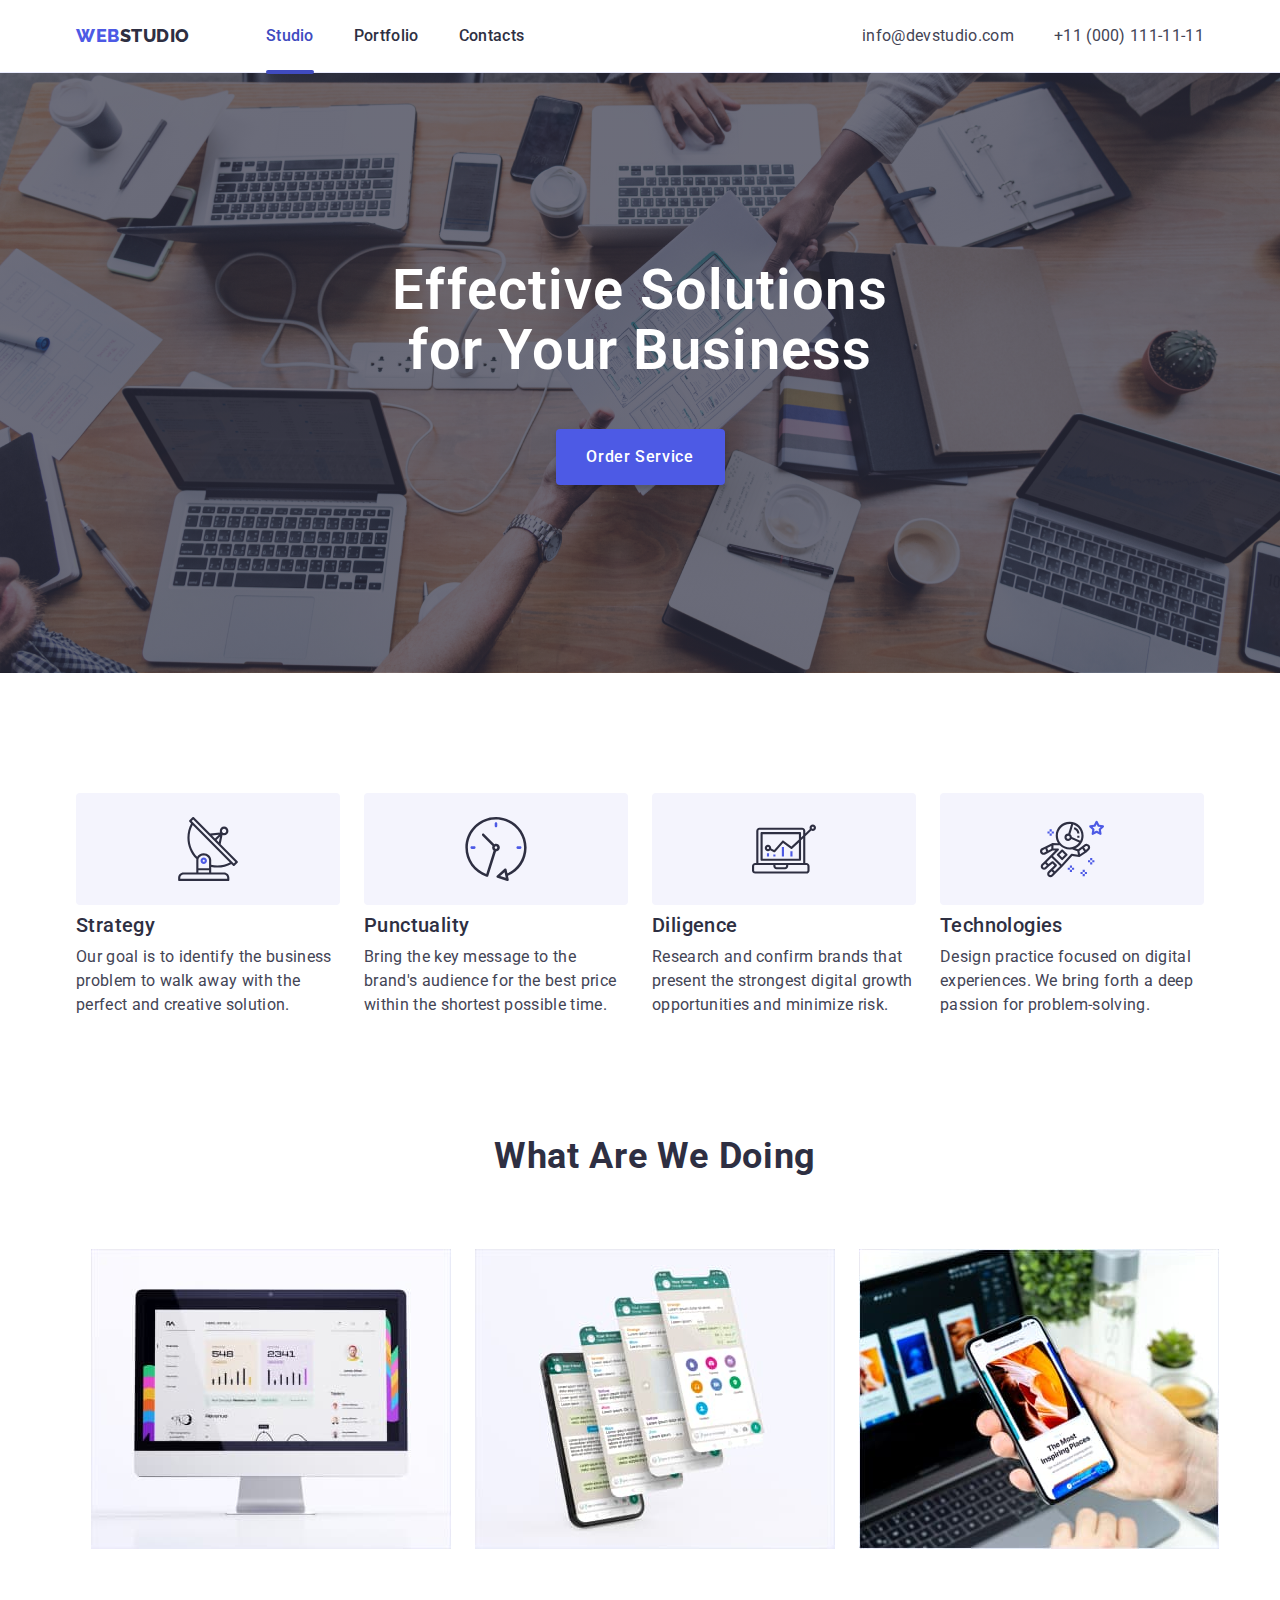
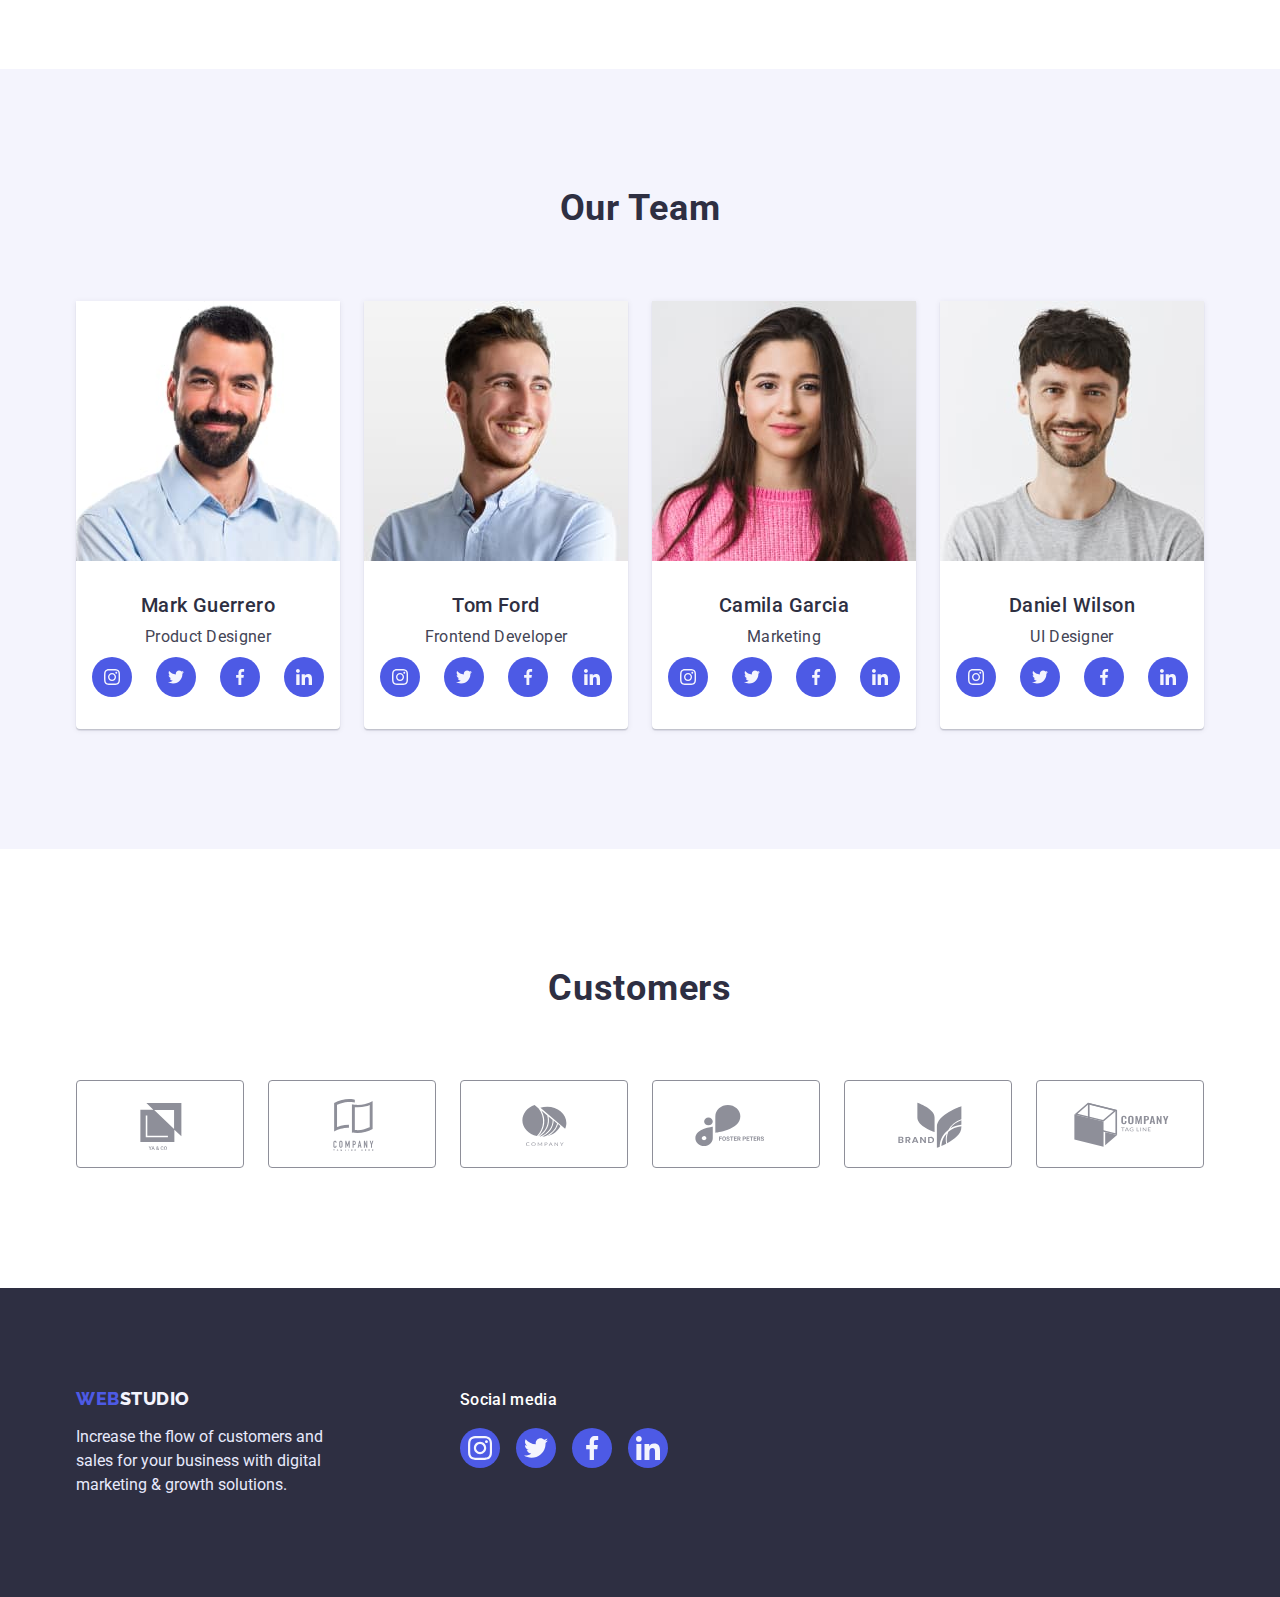
<file: index.html>
<!DOCTYPE html>
<html lang="en">

<head>
    <meta charset="UTF-8">
    <meta http-equiv="X-UA-Compatible" content="IE=edge">
    <meta name="viewport" content="width=device-width, initial-scale=1.0">
    <title>05-HW</title>
    <link rel="preconnect" href="https://fonts.googleapis.com">
    <link rel="preconnect" href="https://fonts.gstatic.com" crossorigin>
    <link href="https://fonts.googleapis.com/css2?family=Raleway:wght@800&family=Roboto:wght@400;500;700&display=swap"
        rel="stylesheet">
    <link rel="stylesheet"
        href="https://cdnjs.cloudflare.com/ajax/libs/modern-normalize/1.1.0/modern-normalize.min.css">
    <link rel="stylesheet" href="./css/styles.css">
    <link rel="icon" href="./images/favicon.svg">
</head>

<body>
    <div>
        <header class="header-section">
            <div class="flex-block container">
                <nav class="nav-section">
                    <a href="./index.html" class="logo-header link">Web<span class="accent-logo-heder">Studio</span></a>
                    <ul class="list nav-list">
                        <li class="list-item"><a href="./index.html" class="active link-header link">Studio</a></li>
                        <li class="list-item"><a href="./portfolio.html" class="link-header link">Portfolio</a></li>
                        <li class="list-item"><a href="" class="link-header link">Contacts</a></li>
                    </ul>
                </nav>
                <address class="address">
                    <ul class="list address-list">
                        <li><a href="mailto:info@devstudio.com" class="address-item link">info@devstudio.com</a></li>
                        <li> <a href="tel:+110001111111" class="address-item link">+11 (000) 111-11-11</a></li>
                    </ul>
                </address>
            </div>
        </header>
        <main>
            <!-- HERO -->
            <section class="hero-section">
                <div class="hero-block container">
                    <h1 class="hero-title">Effective Solutions for Your Business</h1>
                    <button type="button" data-modal-open class="modal-button">Order Service</button>
                </div>
            </section>
            <!-- POSSIBILITIES -->
            <section class="possibilities-section">
                <div class="flex-block container">
                    <h2 class="hidden-text">Possibilities</h2>
                    <ul class="list possibilities-list">
                        <li class="possibilities-item">
                            <div class="bg-rectangle"><svg class="customers-logo" width="64" height="64">
                                    <use href="./images/icons.svg#antenna"></use>
                                </svg></div>
                            <h3 class="list-title">Strategy</h3>
                            <p class="section-description">Our goal is to identify the business problem to walk away
                                with
                                the
                                perfect and creative solution.
                            </p>
                        </li>
                        <li class="possibilities-item">
                            <div class="bg-rectangle"><svg class="customers-logo" width="64" height="64">
                                    <use href="./images/icons.svg#clock"></use>
                                </svg></div>
                            <h3 class="list-title">Punctuality</h3>
                            <p class="section-description">Bring the key message to the brand's audience for the best
                                price
                                within the shortest possible
                                time.</p>
                        </li>
                        <li class="possibilities-item">
                            <div class="bg-rectangle"><svg class="customers-logo" width="64" height="64">
                                    <use href="./images/icons.svg#diagram"></use>
                                </svg></div>
                            <h3 class="list-title">Diligence</h3>
                            <p class="section-description">Research and confirm brands that present the strongest
                                digital
                                growth
                                opportunities and minimize
                                risk.</p>
                        </li>
                        <li class="possibilities-item">
                            <div class="bg-rectangle"><svg class="customers-logo" width="64" height="64">
                                    <use href="./images/icons.svg#astronaut"></use>
                                </svg></div>
                            <h3 class="list-title">Technologies</h3>
                            <p class="section-description">Design practice focused on digital experiences. We bring
                                forth a
                                deep
                                passion for
                                problem-solving.</p>
                        </li>
                    </ul>
                </div>
            </section>
            <!-- WHAT ARE WE DOING -->
            <section class="section-bottom container">
                <div class="section container">
                    <h2 class="section-title">What are we doing</h2>
                    <ul class="list we-are">
                        <li class="section-bottom-item"><img src="./images/section-01_img-01.jpg" alt="Computer"
                                width="360"></li>
                        <li class="section-bottom-item"><img src="./images/section-01_img-02.jpg" alt="Software"
                                width="360"></li>
                        <li class="section-bottom-item"><img src="./images/section-01_img-03.jpg" alt="smartphone"
                                width="360"></li>
                    </ul>
                </div>
            </section>
            <!-- TEAM SECTION -->
            <section class="team-section">
                <div class="team-box container">
                    <h2 class="section-title">Our Team</h2>
                    <ul class="list team-cards">
                        <!-- CARD-01 -->
                        <li class="team-list">
                            <img src="./images/section-02_img-01.jpg" alt="Product_Designer" width="264">
                            <div class="card-box">
                                <h3 class="list-title">Mark Guerrero</h3>
                                <p class="list-description">Product Designer</p>
                                <ul class=" list team-social-list">
                                    <li class="team-social-items">
                                        <a href="https://www.instagram.com/" class="team-social">
                                            <svg class="team-social-icons" width="16" height="16">
                                                <use href="./images/icons.svg#instagram-cards"></use>
                                            </svg>
                                        </a>
                                    </li>
                                    <li class="team-social-items">
                                        <a href="https://twitter.com/" class="team-social">
                                            <svg class="team-social-icons" width="16" height="16">
                                                <use href="./images/icons.svg#twitter-cards"></use>
                                            </svg>
                                        </a>
                                    </li>
                                    <li class="team-social-items">
                                        <a href="https://uk-ua.facebook.com/" class="team-social">
                                            <svg class="team-social-icons" width="16" height="16">
                                                <use href="./images/icons.svg#facebook-cards"></use>
                                            </svg>
                                        </a>
                                    </li>
                                    <li class="team-social-items">
                                        <a href="https://www.linkedin.com/" class="team-social">
                                            <svg class="team-social-icons" width="16" height="16">
                                                <use href="./images/icons.svg#linkedin-cards"></use>
                                            </svg>
                                        </a>
                                    </li>
                                </ul>
                            </div>
                        </li>
                        <!-- CARD-02 -->
                        <li class="team-list">
                            <img src="./images/section-02_img-02.jpg" alt="Frontend_Developer" width="264">
                            <div class="card-box">
                                <h3 class="list-title">Tom Ford</h3>
                                <p class="list-description">Frontend Developer</p>
                                <ul class=" list team-social-list">
                                    <li class="team-social-items">
                                        <a href="https://www.instagram.com/" class="team-social">
                                            <svg class="team-social-icons" width="16" height="16">
                                                <use href="./images/icons.svg#instagram-cards"></use>
                                            </svg>
                                        </a>
                                    </li>
                                    <li class="team-social-items">
                                        <a href="https://twitter.com/" class="team-social">
                                            <svg class="team-social-icons" width="16" height="16">
                                                <use href="./images/icons.svg#twitter-cards"></use>
                                            </svg>
                                        </a>
                                    </li>
                                    <li class="team-social-items">
                                        <a href="https://uk-ua.facebook.com/" class="team-social">
                                            <svg class="team-social-icons" width="16" height="16">
                                                <use href="./images/icons.svg#facebook-cards"></use>
                                            </svg>
                                        </a>
                                    </li>
                                    <li class="team-social-items">
                                        <a href="https://www.linkedin.com/" class="team-social">
                                            <svg class="team-social-icons" width="16" height="16">
                                                <use href="./images/icons.svg#linkedin-cards"></use>
                                            </svg>
                                        </a>
                                    </li>
                                </ul>
                            </div>
                        </li>
                        <!-- CARD-03 -->
                        <li class="team-list">
                            <img src="./images/section-02_img-03.jpg" alt="Marketing" width="264">
                            <div class="card-box">
                                <h3 class="list-title">Camila Garcia</h3>
                                <p class="list-description">Marketing</p>
                                <ul class=" list team-social-list">
                                    <li class="team-social-items">
                                        <a href="https://www.instagram.com/" class="team-social">
                                            <svg class="team-social-icons" width="16" height="16">
                                                <use href="./images/icons.svg#instagram-cards"></use>
                                            </svg>
                                        </a>
                                    </li>
                                    <li class="team-social-items">
                                        <a href="https://twitter.com/" class="team-social">
                                            <svg class="team-social-icons" width="16" height="16">
                                                <use href="./images/icons.svg#twitter-cards"></use>
                                            </svg>
                                        </a>
                                    </li>
                                    <li class="team-social-items">
                                        <a href="https://uk-ua.facebook.com/" class="team-social">
                                            <svg class="team-social-icons" width="16" height="16">
                                                <use href="./images/icons.svg#facebook-cards"></use>
                                            </svg>
                                        </a>
                                    </li>
                                    <li class="team-social-items">
                                        <a href="https://www.linkedin.com/" class="team-social">
                                            <svg class="team-social-icons" width="16" height="16">
                                                <use href="./images/icons.svg#linkedin-cards"></use>
                                            </svg>
                                        </a>
                                    </li>
                                </ul>
                            </div>
                        </li>
                        <!-- CARD-04 -->
                        <li class="team-list">
                            <img src="./images/section-02_img-04.jpg" alt="UI_Designer" width="264">
                            <div class="card-box">
                                <h3 class="list-title">Daniel Wilson</h3>
                                <p class="list-description">UI Designer</p>
                                <ul class=" list team-social-list">
                                    <li class="team-social-items">
                                        <a href="https://www.instagram.com/" class="team-social">
                                            <svg class="team-social-icons" width="16" height="16">
                                                <use href="./images/icons.svg#instagram-cards"></use>
                                            </svg>
                                        </a>
                                    </li>
                                    <li class="team-social-items">
                                        <a href="https://twitter.com/" class="team-social">
                                            <svg class="team-social-icons" width="16" height="16">
                                                <use href="./images/icons.svg#twitter-cards"></use>
                                            </svg>
                                        </a>
                                    </li>
                                    <li class="team-social-items">
                                        <a href="https://uk-ua.facebook.com/" class="team-social">
                                            <svg class="team-social-icons" width="16" height="16">
                                                <use href="./images/icons.svg#facebook-cards"></use>
                                            </svg>
                                        </a>
                                    </li>
                                    <li class="team-social-items">
                                        <a href="https://www.linkedin.com/" class="team-social">
                                            <svg class="team-social-icons" width="16" height="16">
                                                <use href="./images/icons.svg#linkedin-cards"></use>
                                            </svg>
                                        </a>
                                    </li>
                                </ul>
                            </div>
                        </li>
                    </ul>
                </div>
            </section>
            <!-- CUSTOMERS -->
            <section class="customers-section">

                <div class="container">
                    <h2 class="customers-title">Customers</h2>
                    <ul class="customers-list list">
                        <li class="customers-item">
                            <a href="https://google.com" class="customers-logo-link">
                                <svg class="customers-logo" width="104" height="56">
                                    <use href="./images/icons.svg#customers1"></use>
                                </svg>
                            </a>
                        </li>
                        <li class="customers-item">
                            <a href="https://google.com" class="customers-logo-link">
                                <svg class="customers-logo" width="104" height="56">
                                    <use href="./images/icons.svg#customers2"></use>
                                </svg>
                            </a>
                        </li>
                        <li class="customers-item">
                            <a href="https://google.com" class="customers-logo-link">
                                <svg class="customers-logo" width="104" height="56">
                                    <use href="./images/icons.svg#customers3"></use>
                                </svg>
                            </a>
                        </li>
                        <li class="customers-item">
                            <a href="https://google.com" class="customers-logo-link">
                                <svg class="customers-logo" width="104" height="56">
                                    <use href="./images/icons.svg#customers4"></use>
                                </svg>
                            </a>
                        </li>
                        <li class="customers-item">
                            <a href="https://google.com" class="customers-logo-link">
                                <svg class="customers-logo" width="104" height="56">
                                    <use href="./images/icons.svg#customers5"></use>
                                </svg>
                            </a>
                        </li>
                        <li class="customers-item">
                            <a href="https://google.com" class="customers-logo-link">
                                <svg class="customers-logo" width="104" height="56">
                                    <use href="./images/icons.svg#customers6"></use>
                                </svg>
                            </a>
                        </li>
                    </ul>
                </div>
            </section>
        </main>
        <!-- FOOTER -->
        <footer class="footer-section">
            <div class="footer-box container">
                <div class="footer-left-box"><a href="./index.html" class="logo-footer link">Web<span
                            class="accent-logo-footer">Studio</span></a>
                    <p class="footer-description">Increase the flow of customers and sales for your business with
                        digital
                        marketing
                        & growth solutions.</p>
                </div>
                <div>
                    <p class="footer-title-social">Social media</p>
                    <ul class="list footer-social-list">
                        <li class="footer-social-item">
                            <a href="" class="footer-social-link">
                                <svg class="footer-social-icons" width="24" height="24">
                                    <use href="./images/icons.svg#instagram-footer"></use>
                                </svg>
                            </a>
                        </li>
                        <li class="footer-social-item"><a href="" class="footer-social-link">
                                <svg class="footer-social-icons" width="24" height="24">
                                    <use href="./images/icons.svg#twitter-footer"></use>
                                </svg>
                            </a>
                        </li>
                        <li class="footer-social-item">
                            <a href="" class="footer-social-link">
                                <svg class="footer-social-icons" width="24" height="24">
                                    <use href="./images/icons.svg#facebook-footer"></use>
                                </svg>
                            </a>
                        </li>
                        <li class="footer-social-item">
                            <a href="" class="footer-social-link">
                                <svg class="footer-social-icons" width="24" height="24">
                                    <use href="./images/icons.svg#linkedin-footer"></use>
                                </svg>
                            </a>
                        </li>
                    </ul>
                </div>
            </div>
        </footer>
        <div></div>
    </div>
    <div data-modal class="modal-contaner is-hidden">
        <div class="modal-window">
            <button type="button" data-modal-close class="btn-close">
                <svg class="icon-close" width="8" height="8">
                    <use href="./images/icons.svg#cross"></use>
                </svg>
            </button>
        </div>
    </div>
    <script src="./js/modal.js"></script>
</body>

</html>
</file>
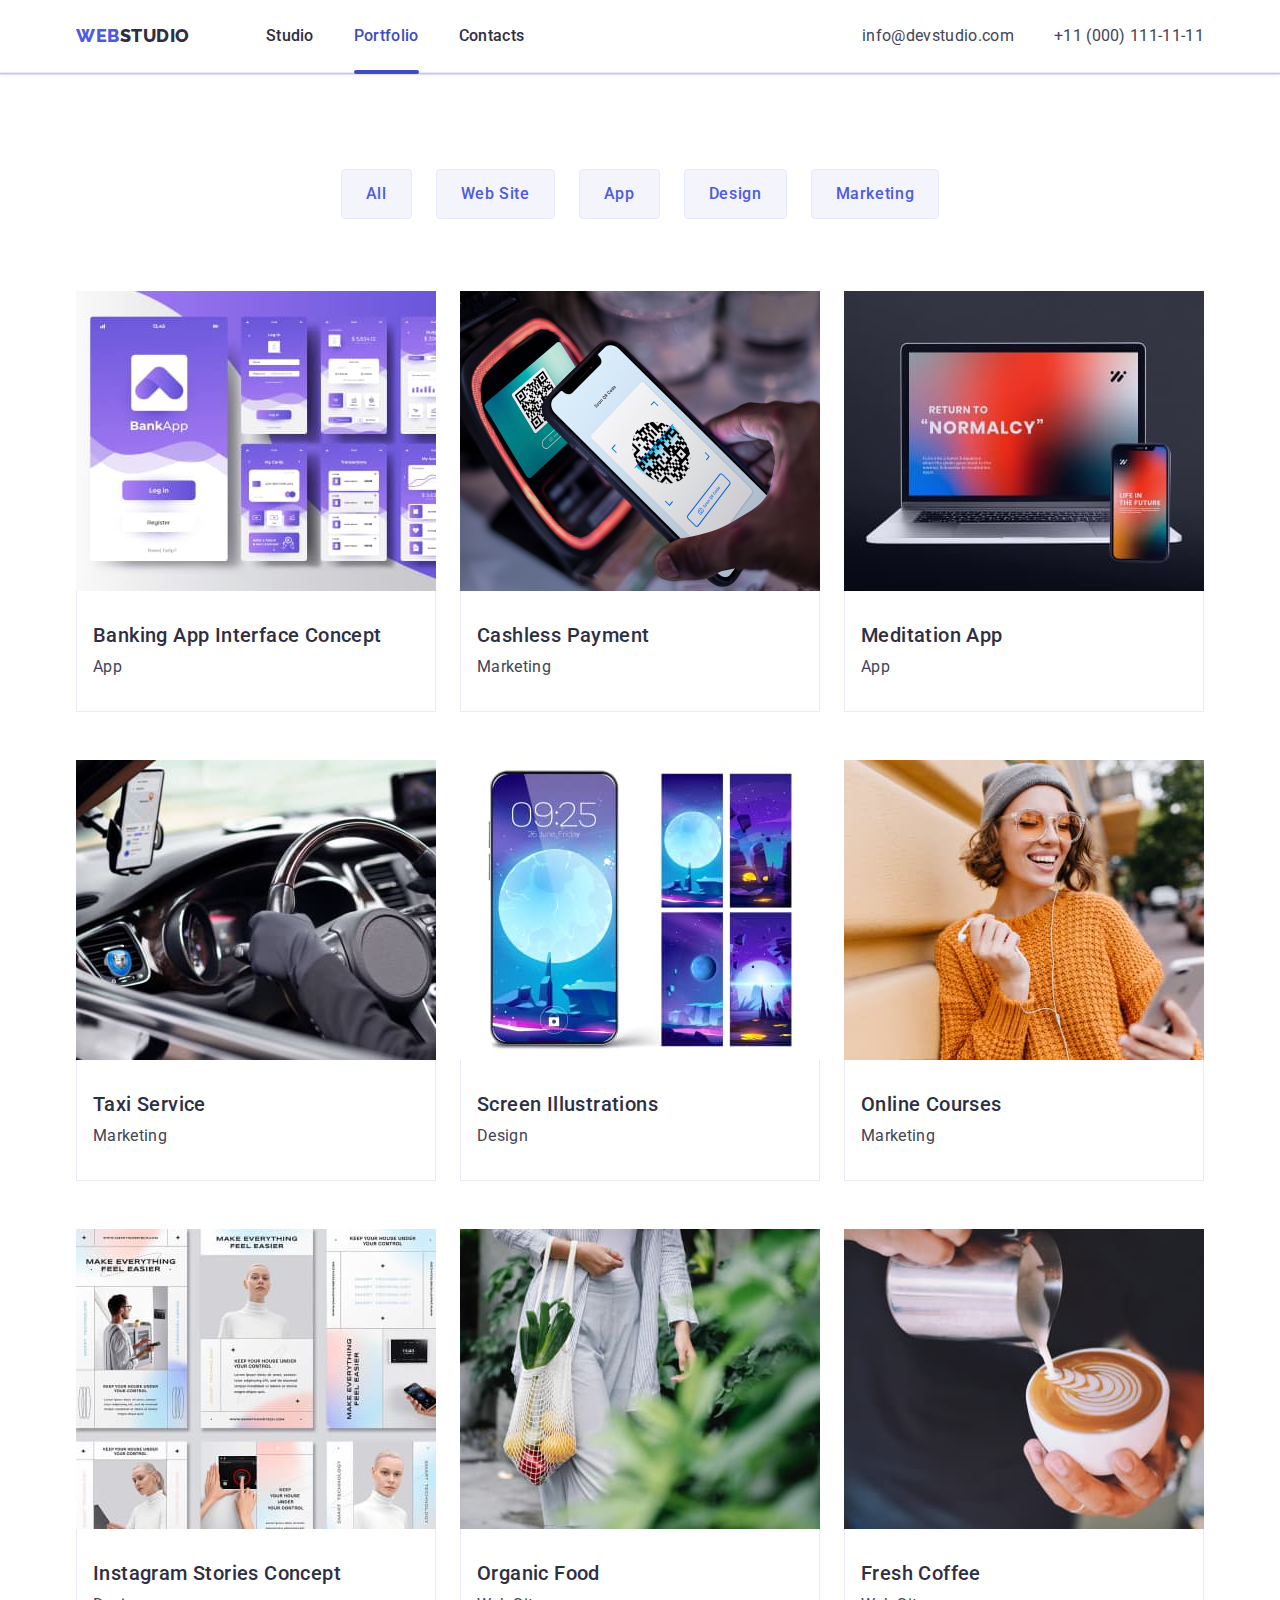
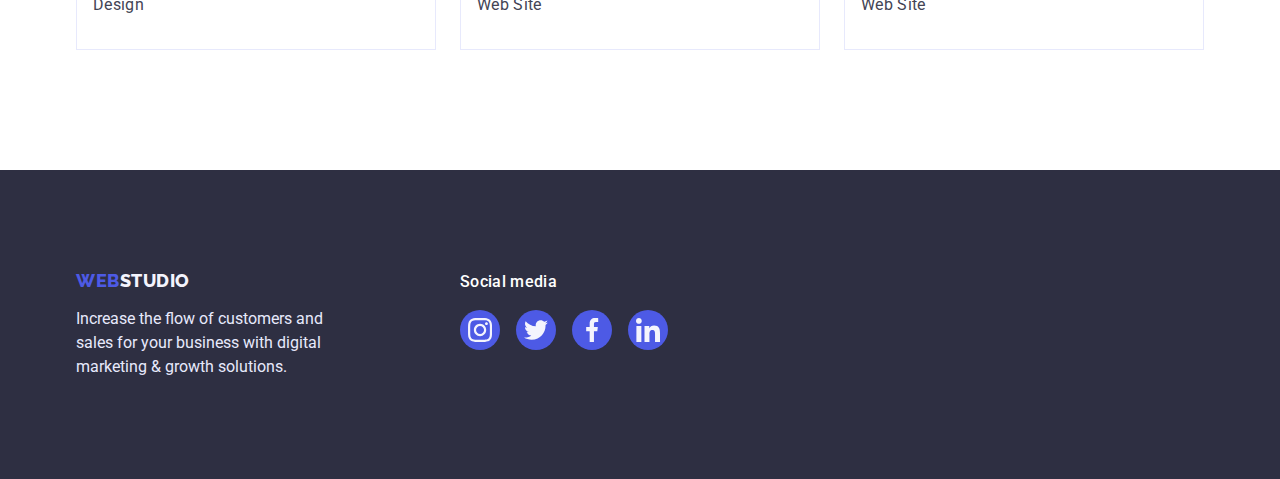
<file: portfolio.html>
<!DOCTYPE html>
<html lang="en">

<head>
    <meta charset="UTF-8">
    <meta http-equiv="X-UA-Compatible" content="IE=edge">
    <meta name="viewport" content="width=device-width, initial-scale=1.0">
    <title>05-HW</title>
    <link rel="preconnect" href="https://fonts.googleapis.com">
    <link rel="preconnect" href="https://fonts.gstatic.com" crossorigin>
    <link href="https://fonts.googleapis.com/css2?family=Raleway:wght@800&family=Roboto:wght@400;500;700&display=swap"
        rel="stylesheet">
    <link rel="stylesheet"
        href="https://cdnjs.cloudflare.com/ajax/libs/modern-normalize/1.1.0/modern-normalize.min.css">
    <link rel="stylesheet" href="./css/styles.css">
    <link rel="icon" href="./images/favicon.svg">
</head>

<body>
    <div>
        <!-- HEADER -->


        <!-- <header class="portfolio-header header-section">
            <div class="flex-block container">
                <nav class="nav-section">
                    <a href="./index.html" class="logo-header link">Web<span class="accent-logo-heder">Studio</span></a>
                    <ul class="list nav-list">
                        <li class="list-item"><a href="./index.html" class="link-header link">Studio</a></li>
                        <li class="list-item"><a href="./portfolio.html" class="link-header active  link">Portfolio</a>
                        </li>
                        <li class="list-item"><a href="" class="link-header link">Contacts</a></li>
                    </ul>
                </nav>
                <address class="address">
                    <ul class="list address-list">
                        <li><a href="mailto:info@devstudio.com" class="address-item link">info@devstudio.com</a></li>
                        <li> <a href="tel:+110001111111" class="address-item link">+11 (000) 111-11-11</a></li>
                    </ul>
                </address>
            </div>
        </header> -->


        <header class="header-section">
            <div class="flex-block container">
                <nav class="nav-section">
                    <a href="./index.html" class="logo-header link">Web<span class="accent-logo-heder">Studio</span></a>
                    <ul class="list nav-list">
                        <li class="list-item"><a href="./index.html" class="link-header link">Studio</a></li>
                        <li class="list-item"><a href="./portfolio.html" class="active link-header link">Portfolio</a>
                        </li>
                        <li class="list-item"><a href="" class="link-header link">Contacts</a></li>
                    </ul>
                </nav>
                <address class="address">
                    <ul class="list address-list">
                        <li><a href="mailto:info@devstudio.com" class="address-item link">info@devstudio.com</a></li>
                        <li> <a href="tel:+110001111111" class="address-item link">+11 (000) 111-11-11</a></li>
                    </ul>
                </address>
            </div>
        </header>
        <!-- MAIN -->
        <main>
            <section class="section-portfolio">
                <div class="container">
                    <h1 class="hidden-text">Portfolio page</h1>
                    <!-- NAV-MENU -->
                    <ul class="list list-nav">
                        <li><button type="button" class="portfolio-nav-btm">All</button></li>
                        <li><button type="button" class="portfolio-nav-btm">Web Site</button></li>
                        <li><button type="button" class="portfolio-nav-btm">App</button></li>
                        <li><button type="button" class="portfolio-nav-btm">Design</button></li>
                        <li><button type="button" class="portfolio-nav-btm">Marketing</button></li>
                    </ul>
                    <!-- GALLERY-LIST -->
                    <ul class="list gallery-box-card">
                        <!-- 01 -->
                        <li class="gallery-item">
                            <a href="portfolio.html" class="link gallery-link">
                                <div class="image-contaner">
                                    <img src="./images/banking-app.jpg" alt="Banking App" width="360">
                                    <p class="pseudo-decor">14 Stylish and User-Friendly App Design Concepts · Task
                                        Manager App · Calorie Tracker App · Exotic Fruit Ecommerce App ·
                                        Cloud Storage App</p>
                                </div>
                                <div class="card-box-portfolio">
                                    <h2 class="list-title">Banking App Interface Concept</h2>
                                    <p class="section-description">App</p>
                                </div>
                            </a>
                        </li>
                        <!-- 02 -->
                        <li class="gallery-item">
                            <a href="portfolio.html" class="link gallery-link">
                                <div class="image-contaner">
                                    <img src="./images/cashless-ayment.jpg" alt="Cashless Payment" width="360">
                                    <p class="pseudo-decor">14 Stylish and User-Friendly App Design Concepts · Task
                                        Manager App · Calorie Tracker App · Exotic Fruit Ecommerce App ·
                                        Cloud Storage App</p>
                                </div>
                                <div class="card-box-portfolio">
                                    <h2 class="list-title">Cashless Payment</h2>
                                    <p class="section-description">Marketing</p>
                                </div>
                            </a>
                        </li>
                        <!-- 03 -->
                        <li class="gallery-item">
                            <a href="portfolio.html" class="link gallery-link">
                                <div class="image-contaner">
                                    <img src="./images/meditaion-app.jpg" alt="Meditation App" width="360">
                                    <p class="pseudo-decor">14 Stylish and User-Friendly App Design Concepts · Task
                                        Manager App · Calorie Tracker App · Exotic Fruit Ecommerce App ·
                                        Cloud Storage App</p>
                                </div>
                                <div class="card-box-portfolio">
                                    <h2 class="list-title">Meditation App</h2>
                                    <p class="section-description">App</p>
                                </div>
                            </a>
                        </li>
                        <!-- 04 -->
                        <li class="gallery-item">
                            <a href="portfolio.html" class="link gallery-link">
                                <div class="image-contaner">
                                    <img src="./images/taxi-service.jpg" alt="Taxi Service" width="360">
                                    <p class="pseudo-decor">14 Stylish and User-Friendly App Design Concepts · Task
                                        Manager App · Calorie Tracker App · Exotic Fruit Ecommerce App ·
                                        Cloud Storage App</p>
                                </div>
                                <div class="card-box-portfolio">
                                    <h2 class="list-title">Taxi Service</h2>
                                    <p class="section-description">Marketing</p>
                                </div>
                            </a>
                        </li>
                        <!-- 05 -->
                        <li class="gallery-item">
                            <a href="portfolio.html" class="link gallery-link">
                                <div class="image-contaner">
                                    <img src="./images/screen-illustrations.jpg" alt="Screen Illustrations" width="360">
                                    <p class="pseudo-decor">14 Stylish and User-Friendly App Design Concepts · Task
                                        Manager App · Calorie Tracker App · Exotic Fruit Ecommerce App ·
                                        Cloud Storage App</p>
                                </div>
                                <div class="card-box-portfolio">
                                    <h2 class="list-title">Screen Illustrations</h2>
                                    <p class="section-description">Design</p>
                                </div>
                            </a>
                        </li>
                        <!-- 06 -->
                        <li class="gallery-item">
                            <a href="portfolio.html" class="link gallery-link">
                                <div class="image-contaner">
                                    <img src="./images/online-courses.jpg" alt="Online Courses" width="360">
                                    <p class="pseudo-decor">14 Stylish and User-Friendly App Design Concepts · Task
                                        Manager App · Calorie Tracker App · Exotic Fruit Ecommerce App ·
                                        Cloud Storage App</p>
                                </div>
                                <div class="card-box-portfolio">
                                    <h2 class="list-title">Online Courses</h2>
                                    <p class="section-description">Marketing</p>
                                </div>
                            </a>
                        </li>
                        <!-- 07 -->
                        <li class="gallery-item">
                            <a href="portfolio.html" class="link gallery-link">
                                <div class="image-contaner">
                                    <img src="./images/instagram-stories.jpg" alt="Instagram Stories Concept"
                                        width="360">
                                    <p class="pseudo-decor">14 Stylish and User-Friendly App Design Concepts · Task
                                        Manager App · Calorie Tracker App · Exotic Fruit Ecommerce App ·
                                        Cloud Storage App</p>
                                </div>
                                <div class="card-box-portfolio">
                                    <h2 class="list-title">Instagram Stories Concept</h2>
                                    <p class="section-description">Design</p>
                                </div>
                            </a>
                        </li>
                        <!-- 08 -->
                        <li class="gallery-item">
                            <a href="portfolio.html" class="link gallery-link">
                                <div class="image-contaner">
                                    <img src="./images/organic-food.jpg" alt="Organic Food" width="360">
                                    <p class="pseudo-decor">14 Stylish and User-Friendly App Design Concepts · Task
                                        Manager App · Calorie Tracker App · Exotic Fruit Ecommerce App ·
                                        Cloud Storage App</p>
                                </div>
                                <div class="card-box-portfolio">
                                    <h2 class="list-title">Organic Food</h2>
                                    <p class="section-description">Web Site</p>
                                </div>
                            </a>
                        </li>
                        <!-- 09 -->
                        <li class="gallery-item">
                            <a href="portfolio.html" class="link gallery-link">
                                <div class="image-contaner">
                                    <img src="./images/fresh-coffee.jpg" alt="Fresh Coffee" width="360">
                                    <p class="pseudo-decor">14 Stylish and User-Friendly App Design Concepts · Task
                                        Manager App · Calorie Tracker App · Exotic Fruit Ecommerce App ·
                                        Cloud Storage App</p>
                                </div>
                                <div class="card-box-portfolio">
                                    <h2 class="list-title">Fresh Coffee</h2>
                                    <p class="section-description">Web Site</p>
                                </div>
                            </a>
                        </li>
                    </ul>
                </div>
            </section>
        </main>
        <!-- FOOTER -->
        <footer class="footer-section">
            <div class="footer-box container">
                <div class="footer-left-box"><a href="./index.html" class="logo-footer link">Web<span
                            class="accent-logo-footer">Studio</span></a>
                    <p class="footer-description">Increase the flow of customers and sales for your business with
                        digital
                        marketing
                        & growth solutions.</p>
                </div>
                <div>
                    <p class="footer-title-social">Social media</p>
                    <ul class="list footer-social-list">
                        <li class="footer-social-item">
                            <a href="" class="footer-social-link">
                                <svg class="footer-social-icons" width="24" height="24">
                                    <use href="./images/icons.svg#instagram-footer"></use>
                                </svg>
                            </a>
                        </li>
                        <li class="footer-social-item"><a href="" class="footer-social-link">
                                <svg class="footer-social-icons" width="24" height="24">
                                    <use href="./images/icons.svg#twitter-footer"></use>
                                </svg>
                            </a>
                        </li>
                        <li class="footer-social-item">
                            <a href="" class="footer-social-link">
                                <svg class="footer-social-icons" width="24" height="24">
                                    <use href="./images/icons.svg#facebook-footer"></use>
                                </svg>
                            </a>
                        </li>
                        <li class="footer-social-item">
                            <a href="" class="footer-social-link">
                                <svg class="footer-social-icons" width="24" height="24">
                                    <use href="./images/icons.svg#linkedin-footer"></use>
                                </svg>
                            </a>
                        </li>
                    </ul>
                </div>
            </div>
        </footer>
        <div data-modal class="modal-contaner is-hidden">
            <div class="modal-window">
                <button type="button" data-modal-close class="btn-close">
                    <svg class="icon-close" width="8" height="8">
                        <use href="./images/icons.svg#cross"></use>
                    </svg>
                </button>
            </div>
        </div>
    </div>
    <script src="./js/modal.js"></script>
</body>

</html>
</file>
<file: css/styles.css>
:root {
    --primary-text-color: #434455;
    /* --indent: 20px;
    --items: 5; */
}

body {
    font-family: 'Roboto', sans-serif;
    font-weight: 400;
    font-size: 16px;
    color: #434455;
    background-color: #ffffff;
}

.list {
    list-style: none;
}

.link {
    text-decoration: none;
}

.accent-logo-heder {
    color: #2e2f42;
}

.accent-logo-footer {
    color: #F4F4FD;
}

/*========= RESET======= */
.hidden-text {
    display: none;
    max-width: 496px;
}

body {
    margin: 0;
    padding: 0;
    /* display: flex;
    margin: 0 auto; */
}

ul {
    margin: 0;
    padding: 0;
}

h1,
h2,
h3,
h4 {
    margin: 0;
    padding: 0;
}

img {
    display: block;
    /* margin: 0 auto; */
}

p {
    margin: 0;
    padding: 0;
}

/* ========== RESET ========== */

.flex-block {
    display: flex;
}

/* ========= HEADER ========= */

.header-box {
    width: 1158px;
    margin: 0 auto;
    display: flex;
    padding: 25px 0;
}

.header-section {
    padding: 24px 0;
    border-bottom: 1px solid #e7e9fc;
    box-shadow: 0px 2px 1px rgba(46, 47, 66, 0.08),
        0px 1px 1px rgba(46, 47, 66, 0.16),
        0px 1px 6px rgba(46, 47, 66, 0.08);
}

.nav-section {
    display: flex;
    align-items: center;
}

.logo-header {
    margin-right: 76px;
    font-family: 'Raleway', sans-serif;
    font-weight: 800;
    font-size: 18px;
    line-height: 1.17;
    letter-spacing: 0.03em;
    text-transform: uppercase;
    color: #4D5AE5;
}

.nav-list {
    display: flex;
    gap: 40px;
}

.link-header {
    box-sizing: border-box;
    position: relative;
    font-weight: 500;
    font-size: 16px;
    line-height: 1.5;
    letter-spacing: 0.02em;
    color: #2E2F42;
    padding: 28px 0;
    transition: color 250ms cubic-bezier(0.4, 0, 0.2, 1);
}


.link-header.active::after {
    background-color: #404bbf;
    transition: color 250ms cubic-bezier(0.4, 0, 0.2, 1);
}

.link-header::after {
    content: '';
    position: absolute;
    left: 0;
    bottom: -1px;
    display: block;
    width: 100%;
    height: 4px;
    /* left: 0px; */
    /* top: 44px; */
    border-radius: 2px;

}

.list-item {
    position: relative;
}

.active {
    color: #404BBF;
}

/* .active::after {
    background-color: #404bbf;

} */

.link-header:hover,
.link-header:focus {
    color: #404bbf
}

.address-list {
    display: flex;
    gap: 40px;
}

.address {
    margin-left: auto;
    font-style: normal;
    font-weight: 400;
    font-size: 16px;
    line-height: 1.5;
    letter-spacing: 0.02em;
    color: #434455;
}

.address-item {
    color: #434455;
    padding: 24px 0;
    transition: color 250ms cubic-bezier(0.4, 0, 0.2, 1);
}

.address-item:hover,
.address-item:focus {
    color: #404bbf;
}

/* ========== HERO ========== */

.hero-section {
    background-color: #2E2F42;
    background-image:
        linear-gradient(rgba(46, 47, 66, 0.7),
            rgba(46, 47, 66, 0.7)),
        url(../images/bg-hero.jpg);
    background-repeat: no-repeat;
    background-position: center;
    background-size: cover;
    padding: 188px 0;
    max-width: 1440px;
    margin: 0 auto;
}

.hero-block {
    display: block;
    width: 496px;
    margin: 0 auto;
    text-align: center;
}

.hero-title {
    max-width: 496px;
    text-align: center;
    font-weight: 600;
    font-size: 56px;
    text-align: center;
    line-height: 1.07;
    letter-spacing: 0.02em;
    color: #FFFFFF;
    margin: 0 auto 48px;
}

.modal-button {
    display: block;
    font-family: "Roboto", sans-serif;
    font-weight: 500;
    line-height: 1.5;
    letter-spacing: 0.04em;
    cursor: pointer;
    font-size: 16px;
    color: #ffffff;
    background-color: #4D5AE5;
    border-radius: 4px;
    box-shadow: 0px 4px 4px rgba(0, 0, 0, 0.15);
    margin: 0 auto;
    min-width: 169px;
    height: 56px;
    transition:
        background-color 250ms cubic-bezier(0.4, 0, 0.2, 1);
    border: none;
}

.modal-button:hover,
.modal-button:focus {
    background-color: #404BBF
}

/* ========== HERO ========== */

/* ========== POSSIBILITIES ========== */
.possibilities-section {
    margin: 0 auto;
    width: 1158px;
    padding: 120px 0;
}

.possibilities-list {
    display: flex;
    flex-basis: calc((100% - 3 * 24px) / 4);
    gap: 24px;
}

.bg-rectangle {
    display: flex;
    justify-content: center;
    align-items: center;
    width: 264px;
    height: 112px;
    background: #F4F4FD;
    border-radius: 4px;
    margin-bottom: 8px;
}

.possibilities-item {
    width: 264px;
}

.possibilities-item h3 {
    margin-bottom: 8px;
}

.list-title {
    font-weight: 500;
    font-size: 20px;
    line-height: 1.2;
    letter-spacing: 0.02em;
    color: #2E2F42;
    margin-bottom: 8px;
}

.section-description {
    line-height: 1.5;
    letter-spacing: 0.02em;
    color: var(--primary-text-color);
}

/* ===== SECTION BOTTOM ======= */
.we-are {
    display: flex;
    justify-content: center;
    gap: 24px;
}

.section-bottom-item {
    flex-basis: calc((100% - 48px) / 3);
}

.section-bottom.container {
    padding-bottom: 120px;
    margin: 0 auto;
    width: 1158px;
}

.section-bottom-item {
    background-color: #FFFFFF;
}

.section-bottom-description {
    font-weight: 500;
    line-height: 1.2;
    letter-spacing: 0.02em;
}

.section-title {
    text-align: center;
    text-transform: capitalize;
    font-weight: 700;
    font-size: 36px;
    line-height: 1.11;
    letter-spacing: 0.02em;
    color: #2E2F42;
    margin-bottom: 72px;
}

/* ===== TEAM SECTION ====== */
.team-section {
    background-color: #F4F4FD;
    padding: 120px 0;
}

.team-box {
    width: 1158px;
    margin: 0 auto;
}

.team-cards {
    display: flex;
    justify-content: space-between;
    flex-wrap: wrap;
    gap: 24px;
}

.card-box {
    padding: 32px 0;
    justify-content: center;
}

.team-list {
    background-color: #FFFFFF;
    text-align: center;
    box-shadow: 0px 1px 6px rgba(46, 47, 66, 0.08),
        0px 1px 1px rgba(46, 47, 66, 0.16),
        0px 2px 1px rgba(46, 47, 66, 0.08);
    border-radius: 0px 0px 4px 4px;
    flex-basis: calc((100% - 3 * 24px) / 4);
}

.list-description {
    font-size: 16px;
    line-height: 1.5;
    letter-spacing: 0.02em;
    margin-bottom: 8px;
}

.team-social {
    display: flex;
    justify-content: center;
    background-color: #4d5ae5;
    border-radius: 50%;
    align-items: center;
    width: 100%;
    height: 100%;
    transition:
        background-color 250ms cubic-bezier(0.4, 0, 0.2, 1);
}

.team-social:hover,
.team-social:focus {
    background-color: #404bbf;
}

.team-social-icons {
    border-radius: 50%;
    width: 100%;
    height: 100%;
    fill: #f4f4fd;
}

.team-social-list {
    display: flex;
    justify-content: center;
    gap: 24px;
    margin: 0 auto;
}

.team-social-items {
    display: flex;
    justify-content: center;
    width: 40px;
    height: 40px
}

/* ======== CUSTOMERS ======= */
.customers-section {
    padding: 120px 0;
}

.customers-title {
    font-family: 'Roboto';
    font-style: normal;
    font-weight: 700;
    font-size: 36px;
    line-height: 1.1;
    text-align: center;
    letter-spacing: 0.02em;
    text-transform: capitalize;
    color: #2E2F42;
    margin-bottom: 72px;
}

.customers-list {
    display: flex;
    box-sizing: border-box;
    justify-content: center;
    align-items: center;
    gap: 24px;
}

.customers-item {
    display: flex;
    justify-content: center;
    align-items: center;
    width: calc((100% - 120px) / 6);
    height: 88px;
    border-radius: 4px;

}

.customers-logo {
    fill: currentColor;
    /* border-radius: 50%; */
    /* fill: currentColor; */
}

.customers-logo-link {
    display: flex;
    justify-content: center;
    align-items: center;
    border: 1px solid #8e8f99;
    border-radius: 4px;
    color: #8e8f99;
    width: 100%;
    height: 100%;
    transition:
        border-color 250ms cubic-bezier(0.4, 0, 0.2, 1),
        color 250ms cubic-bezier(0.4, 0, 0.2, 1);
    ;
}

.customers-logo-link:hover,
.customers-logo-link:focus {
    border-color: #404bbf;
    color: #404bbf;
}

/* ========= FOOTER ========= */
.footer-section {

    background: #2E2F42;
    padding: 100px 0;
}

.footer-box {
    display: flex;
    align-items: baseline;
    margin: 0 auto;
    width: 1158px;
}

.footer-left-box {
    margin-right: 120px;
}

.footer-title-social {
    font-family: 'Roboto';
    font-style: normal;
    font-weight: 500;
    font-size: 16px;
    line-height: 1.5;
    letter-spacing: 0.02em;
    color: #FFFFFF;
    margin-bottom: 16px;
}

.footer-description {
    font-size: 16px;
    line-height: 1.5;
    color: #E7E9FC;
    width: 264px;
}

.logo-footer {
    display: inline-block;
    font-family: 'Raleway', sans-serif;
    font-weight: 800;
    text-transform: uppercase;
    font-size: 18px;
    line-height: 1.17;
    letter-spacing: 0.03em;
    color: #4d5ae5;
    margin-bottom: 16px;
}

.footer-social-list {
    display: flex;
    gap: 16px;
}

.footer-social-link {
    display: flex;
    justify-content: center;
    align-items: center;
    width: 100%;
    height: 100%;
    border-radius: 50%;
    background-color: #4d5ae5;
    transition:
        background-color 250ms cubic-bezier(0.4, 0, 0.2, 1);
}

.footer-social-link:hover,
.footer-social-link:focus {
    background-color: #31d0aa;
}

.footer-social-icons {
    fill: #f4f4fd;
}

.footer-social-item {
    width: 40px;
    height: 40px;
}

/* ====== MODAL ===== */
.modal-contaner {
    position: fixed;
    top: 0;
    left: 0;
    width: 100%;
    height: 100%;
    background-color: rgba(46, 47, 66, 0.4);
    transition:
        opacity 250ms cubic-bezier(0.4, 0, 0.2, 1),
        visibility 250ms cubic-bezier(0.4, 0, 0.2, 1);
}

.is-hidden {
    opacity: 0;
    visibility: hidden;
    pointer-events: none;

}

.modal-window {
    position: absolute;
    top: 50%;
    left: 50%;
    transform: translate(-50%, -50%) scale(1);
    width: 408px;
    min-height: 576px;
    background: #fcfcfc;
    box-shadow: 0px 1px 1px rgba(0, 0, 0, 0.14),
        0px 1px 3px rgba(0, 0, 0, 0.12),
        0px 2px 1px rgba(0, 0, 0, 0.2);
    border-radius: 4px;
    transition:
        transform 250ms cubic-bezier(0.4, 0, 0.2, 1);

}

.btn-close {
    position: absolute;
    top: 24px;
    right: 24px;
    width: 24px;
    height: 24px;
    border-radius: 50%;
    display: flex;
    align-items: center;
    justify-content: center;
    background-color: #e7e9fc;
    border: 1px solid rgba(0, 0, 0, 0.1);
    padding: 0;
    cursor: pointer;
    transition:
        background-color 250ms cubic-bezier(0.4, 0, 0.2, 1),
        border 250ms cubic-bezier(0.4, 0, 0.2, 1);

}

.btn-close:hover,
.btn-close:focus {
    background-color: #404bbf;
    border: none;
    fill: #ffffff;
}

.icon-close {
    transition:
        fill 250ms cubic-bezier(0.4, 0, 0.2, 1);

}

/* ====== PORTFOLIO PAGE ===== */

.section-portfolio {
    padding: 96px 0 120px;
    margin: 0 auto;
}


.container {
    width: 1158px;
    margin: 0 auto;
    padding: 0 15px;

}

.portfolio-header {
    border-bottom: 1px solid #e7e9fc;
    padding: 25px 0;
}

.portfolio-nav-btm {
    cursor: pointer;
    font-family: "Roboto", sans-serif;
    font-weight: 500;
    font-size: 16px;
    line-height: 1.5;
    letter-spacing: 0.04em;
    background-color: #F4F4FD;
    color: #4D5AE5;
    background: #F4F4FD;
    border: 1px solid #E7E9FC;
    border-radius: 4px;
    padding: 12px 24px;
    /* min-width: 169px; */
    /* height: 56px; */

    transition: color 250ms cubic-bezier(0.4, 0, 0.2, 1),
        background-color 250ms cubic-bezier(0.4, 0, 0.2, 1),
        border-color 250ms cubic-bezier(0.4, 0, 0.2, 1),
        box-shadow 250ms cubic-bezier(0.4, 0, 0.2, 1);
}

.portfolio-nav-btm:hover,
.portfolio-nav-btm:focus {
    background-color: #404BBF;
    color: #FFFFFF;
    border: 1px solid transparent;
    box-shadow: 0px 3px 1px rgba(0, 0, 0, 0.1),
        0px 2px 1px rgba(0, 0, 0, 0.08),
        0px 2px 2px rgba(0, 0, 0, 0.12);
}

.list-nav {
    display: flex;
    justify-content: center;
    margin-bottom: 72px;

}

.list-nav li:not(:last-child) {
    margin-right: 24px;
}

/* ===== GALLERY ======== */

.image-contaner {
    position: relative;
    overflow: hidden;

}

.pseudo-decor {
    position: absolute;
    left: 0;
    top: 0px;

    width: 100%;
    height: 100%;
    font-size: 16px;
    line-height: 1.5;
    letter-spacing: 0.02em;
    color: #f4f4fd;
    padding: 40px 32px;
    background-color: #4d5ae5;
    transform: translateY(100%);
    transition: transform 250ms cubic-bezier(0.4, 0, 0.2, 1);

}

.gallery-link {
    display: block;
    transition: box-shadow 250ms cubic-bezier(0.4, 0, 0.2, 1);
}

.gallery-link:hover,
.gallery-link:focus {
    box-shadow: 0px 1px 6px rgba(46, 47, 66, 0.08),
        0px 1px 1px rgba(46, 47, 66, 0.16),
        0px 2px 1px rgba(46, 47, 66, 0.08);
    transform: translateY(0%);
}

.gallery-link:hover .pseudo-decor,
.gallery-link:focus .pseudo-decor {
    /* box-shadow: 0px 1px 6px rgba(46, 47, 66, 0.08),
        0px 1px 1px rgba(46, 47, 66, 0.16),
        0px 2px 1px rgba(46, 47, 66, 0.08); */
    transform: translateY(0%);
}

.section-gallery {
    padding: 120px 0;
}

.gallery-box {
    margin: 0 auto;
    width: 1158px;
}

.gallery-box-card {
    display: flex;
    flex-wrap: wrap;
    justify-content: space-between;
    column-gap: 24px;
    row-gap: 48px;
    margin: 0 auto;


}

.gallery-item {
    width: calc((100% - 48px) / 3);
}

.card-box-portfolio {
    padding: 32px 16px;
    border: 1px solid #E7E9FC;
    border-top: none;
}

.card-box-portfolio h2 {
    margin-bottom: 8px;
}
</file>
